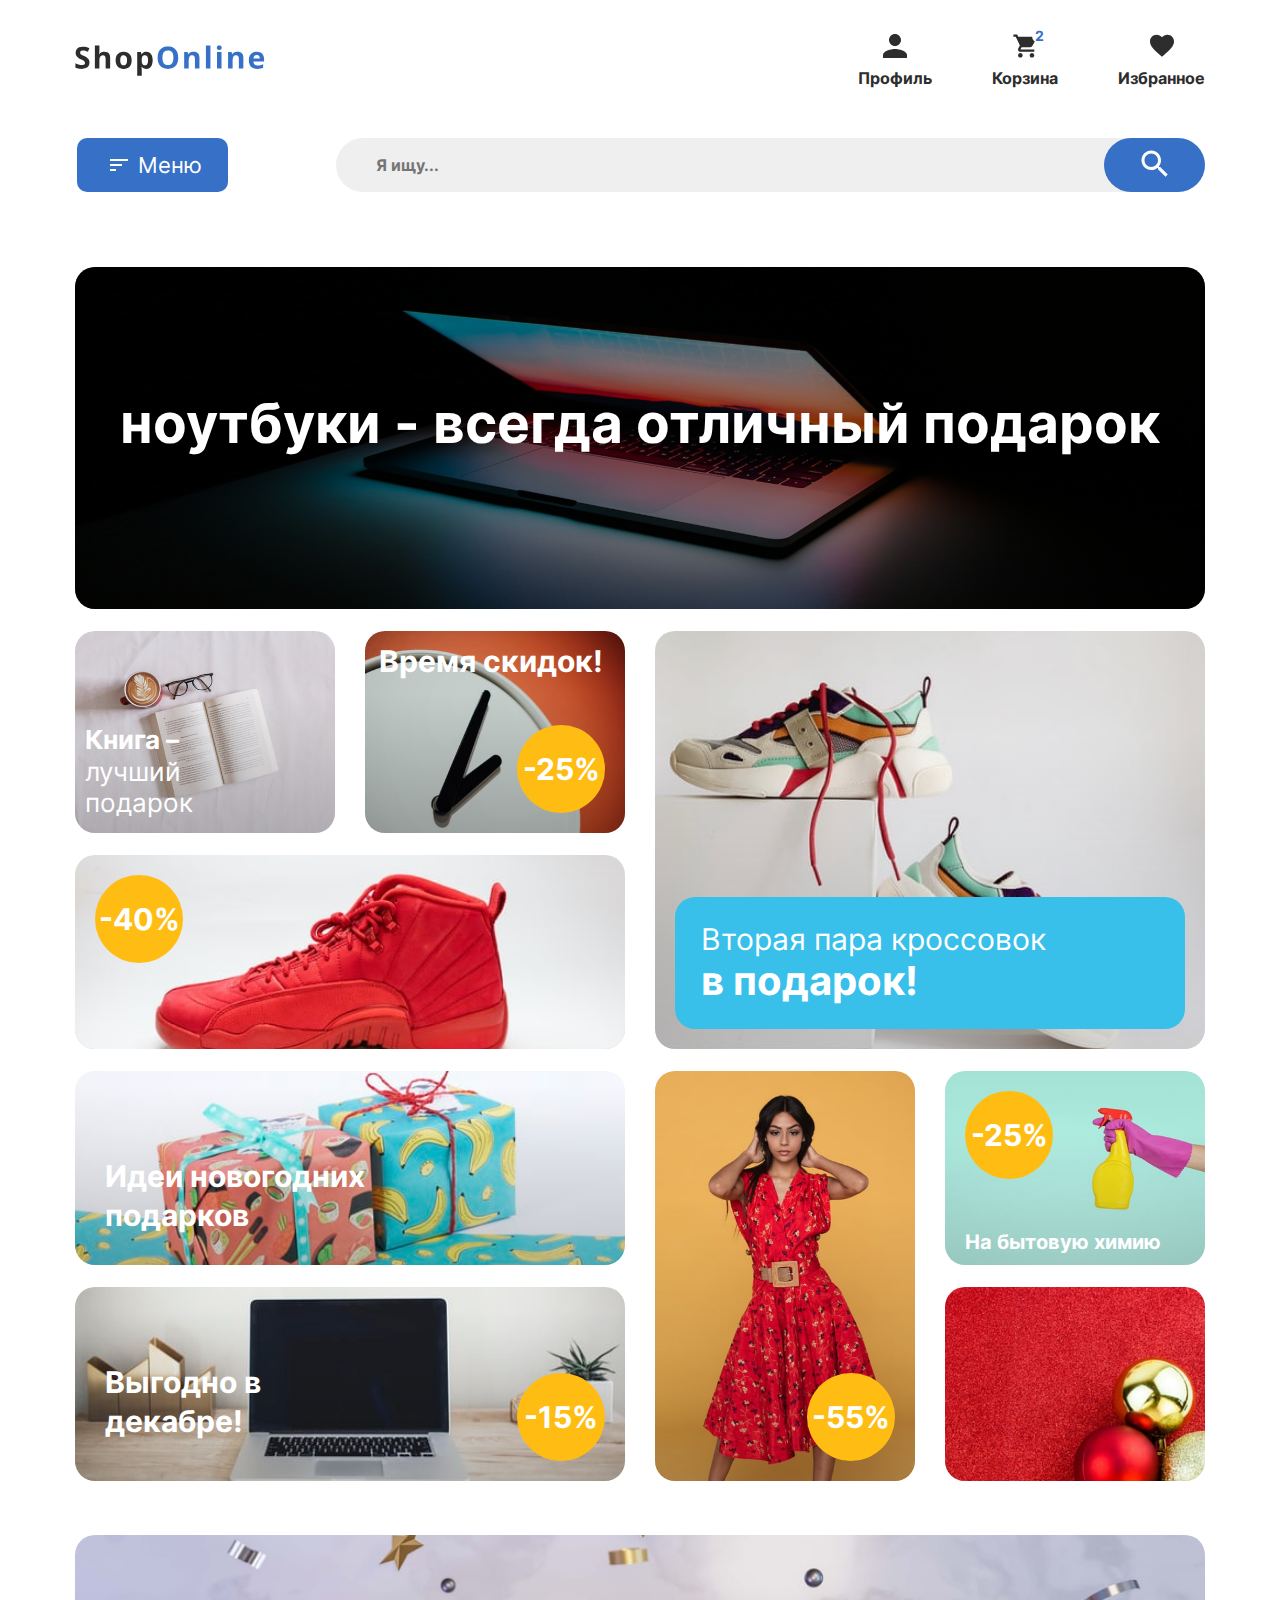
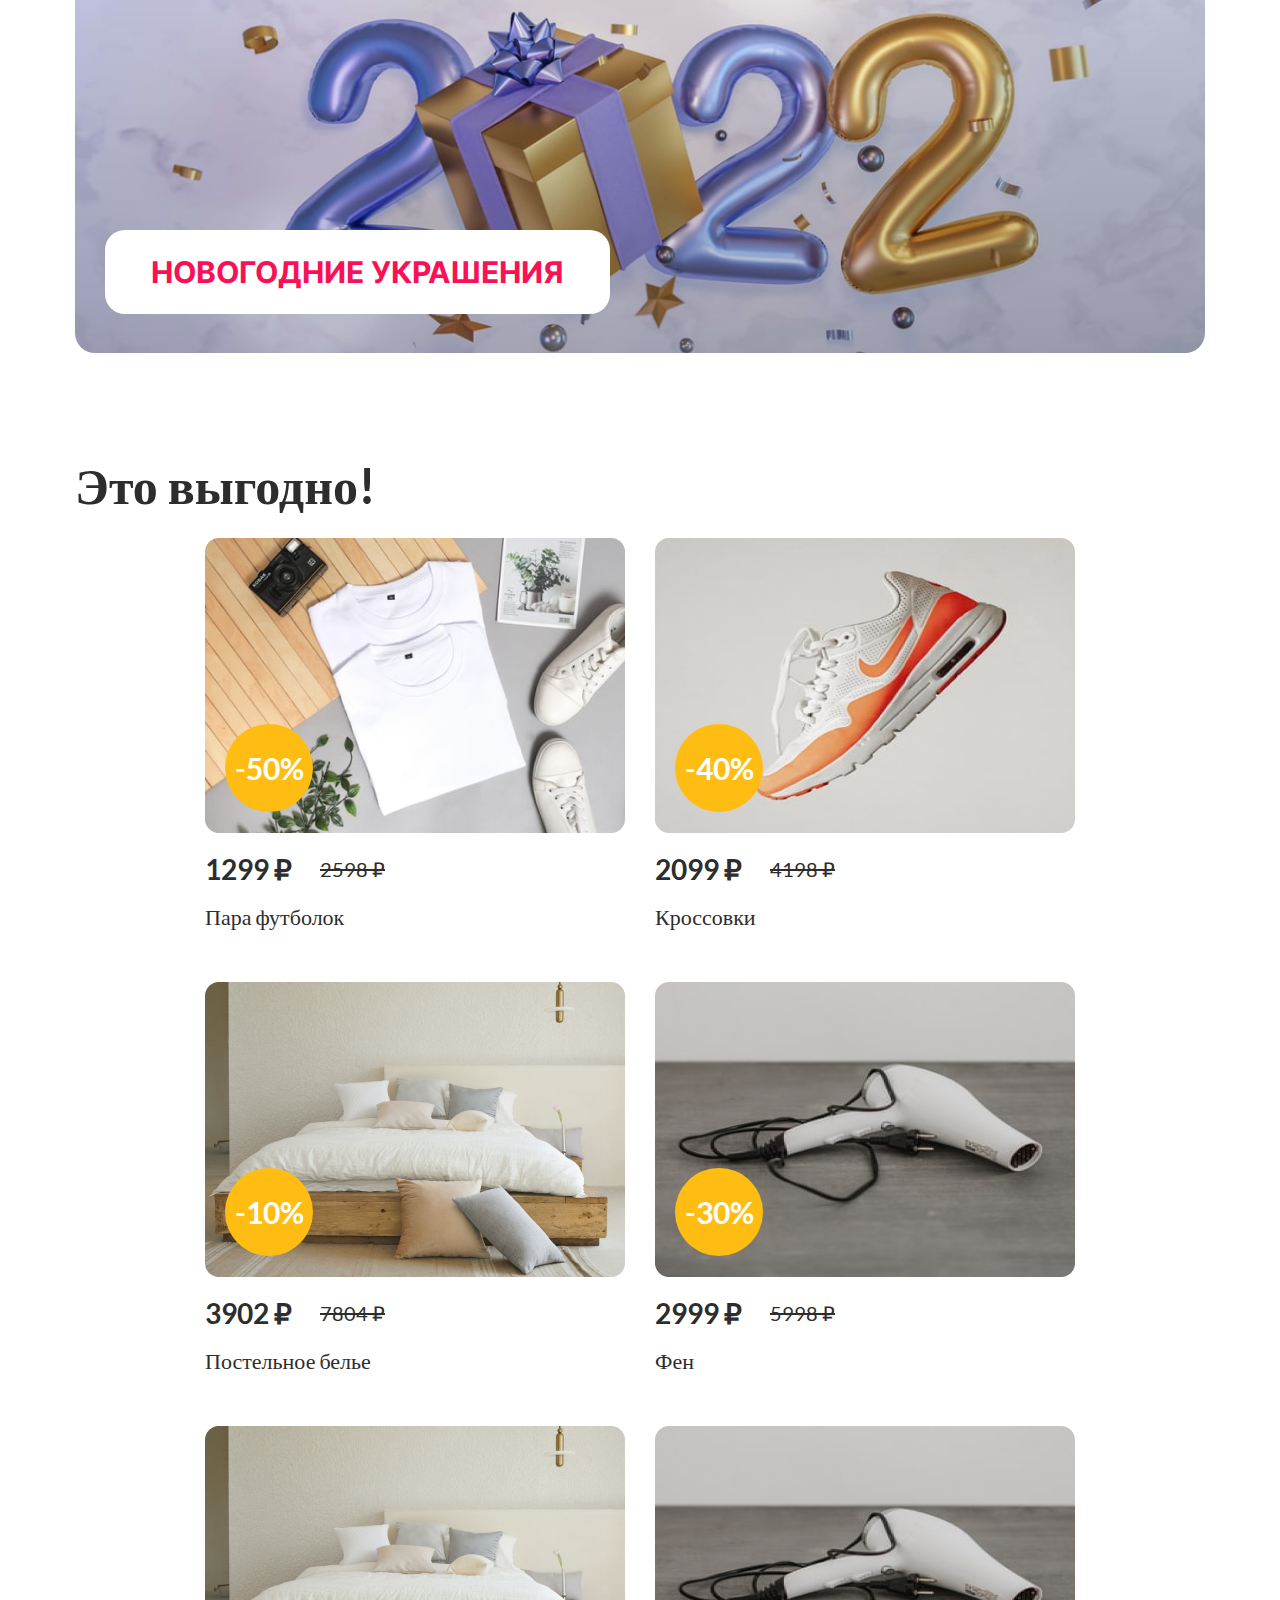
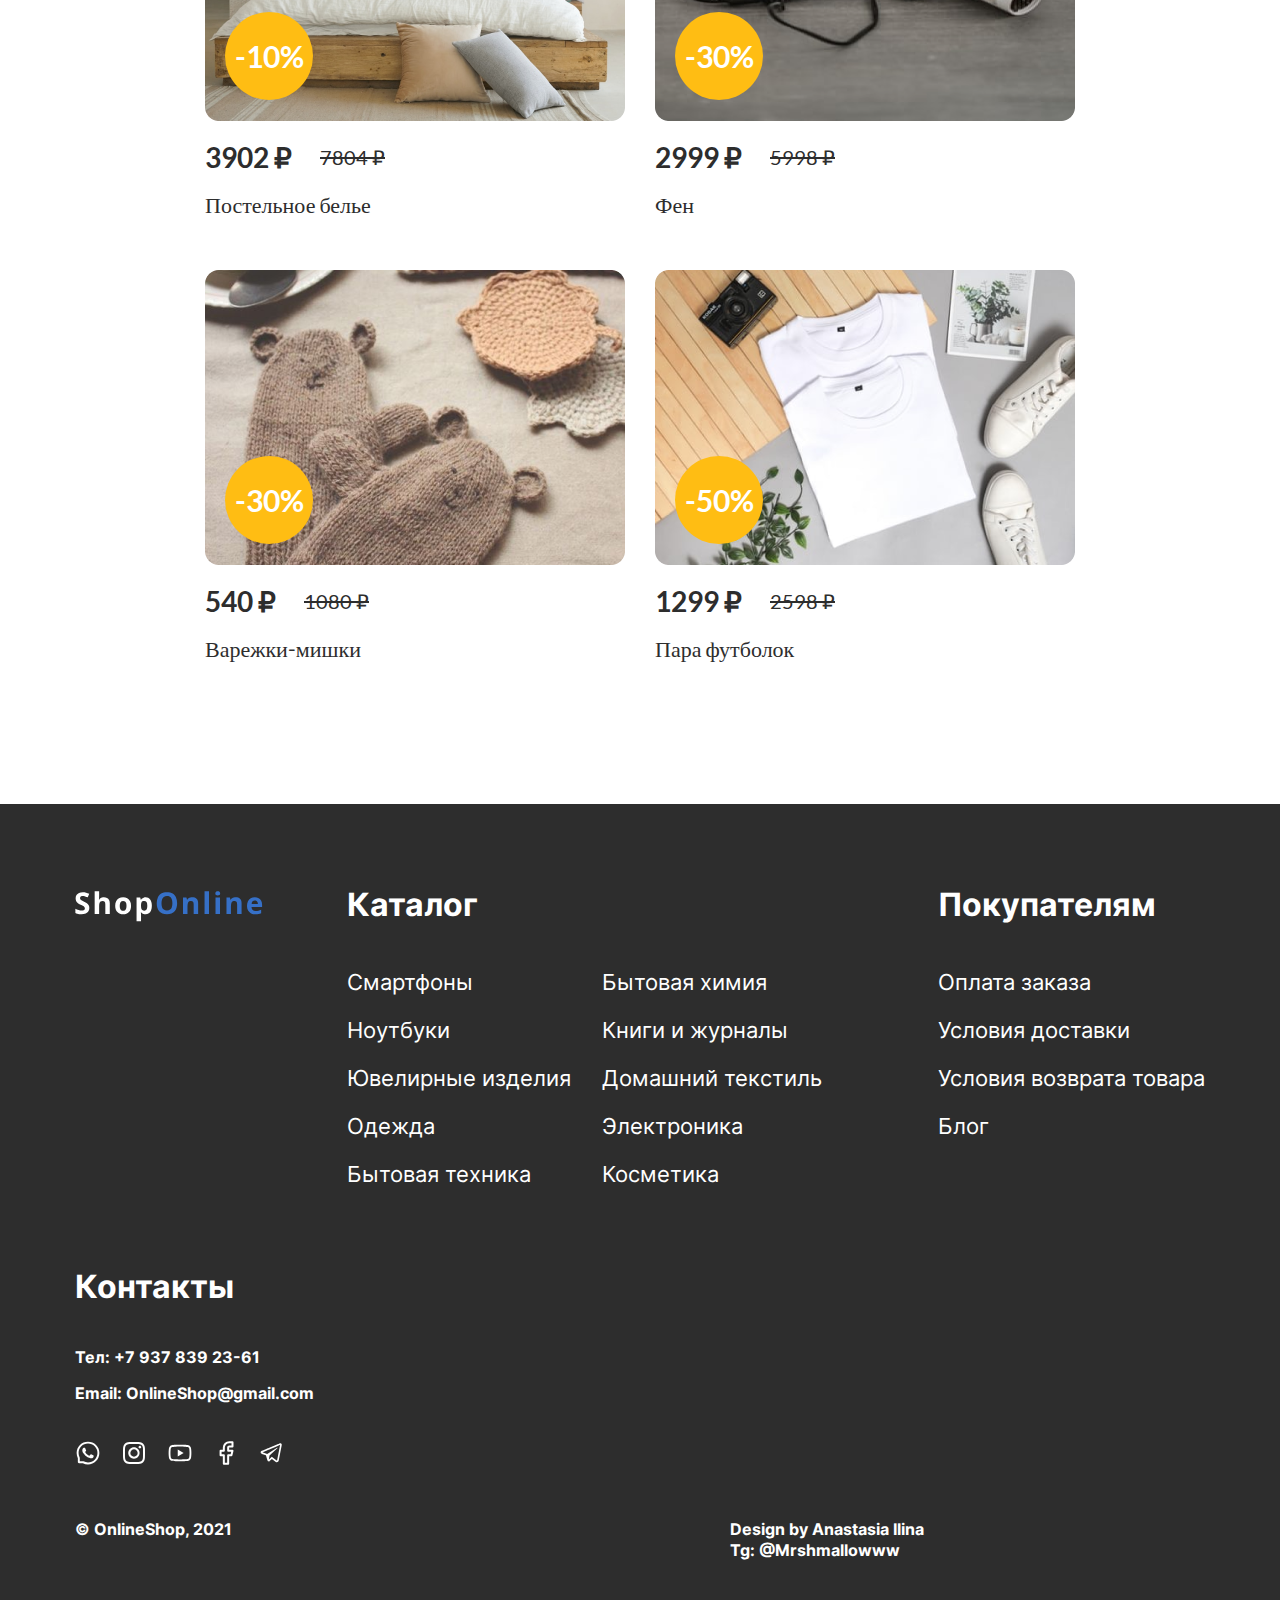
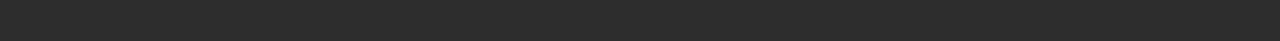
<file: index.html>
<!doctype html>
<html lang="ru">
<head>
    <meta charset="UTF-8">
    <meta http-equiv="X-UA-Compatible" content="ie=edge">
    <meta name="viewport" content="width=device-width, initial-scale=1.0">
    <!--		<link rel="icon" type="image/svg+xml" href="img/logo/logo.svg">-->
    <!--		<link rel="icon" type="image/png" href="img/logo/logo.png">-->
    <link rel="stylesheet" href="style.css">
    <script type="module" src="js/index.js"></script>

    <title>ShopOnline</title>
</head>

<body>
    <header class="header">
        <div class="container header__container">
            <div class="header__logo-block">
                <img
                        class="header__logo"
                        src="img/header/logo.svg"
                        alt="Логотип магазина ShopOnline" tabindex="1">
            </div>
            <button class="header__button-menu" aria-label="Открыть меню">Меню</button>

            <form class="header__form-search form-search" method="post" name="header__form-search"
            aria-label="поиск товара">
                <input type="search"
                       class="form-search__input"
                       name="form-search__input"
                       placeholder="Я ищу...">
                <button class="form-search__button" type="submit" aria-label="Поиск">
                    <svg
                            class="form-search__button-img"
                            width="27"
                            height="27"
                            viewBox="0 0 27 27"
                            fill="white"
                            xmlns="http://www.w3.org/2000/svg"
                    >
                        <path
                                d="M19.25 17H18.065L17.645 16.595C19.115 14.885 20 12.665 20 10.25C20 4.865 15.635 0.5 10.25 0.5C4.865 0.5 0.5 4.865 0.5 10.25C0.5 15.635 4.865 20 10.25 20C12.665 20 14.885 19.115 16.595 17.645L17 18.065V19.25L24.5 26.735L26.735 24.5L19.25 17ZM10.25 17C6.515 17 3.5 13.985 3.5 10.25C3.5 6.515 6.515 3.5 10.25 3.5C13.985 3.5 17 6.515 17 10.25C17 13.985 13.985 17 10.25 17Z"
                                fill="white"
                        />
                    </svg>
                </button>
            </form>

            <nav class="header__navigation navigation">
                <ul class="navigation__list">
                    <li class="navigation__item">
                        <a href="#" class="navigation__link" aria-label="Профиль" tabindex="2">
                            <svg
                                    class="navigation__link-img"
                                    width="24"
                                    height="24"
                                    viewBox="0 0 24 24"
                                    fill="#2D2D2D"
                                    xmlns="http://www.w3.org/2000/svg"
                            >
                                <path
                                        d="M12 12C15.315 12 18 9.315 18 6C18 2.685 15.315 0 12 0C8.685 0 6 2.685 6 6C6 9.315 8.685 12 12 12ZM12 15C7.995 15 0 17.01 0 21V24H24V21C24 17.01 16.005 15 12 15Z"
                                        fill="#2D2D2D"
                                />
                            </svg>
                            Профиль
                        </a>
                    </li>
                    <li class="navigation__item navigation__item-cart">
                        <a href="#" class="navigation__link" aria-label="Корзина" tabindex="3">
                            <svg
                                    class="navigation__link-img"
                                    width="31"
                                    height="30"
                                    viewBox="0 0 31 30"
                                    fill="#2D2D2D"
                                    xmlns="http://www.w3.org/2000/svg"
                            >
                                <path
                                        d="M9.5 24C7.85 24 6.515 25.35 6.515 27C6.515 28.65 7.85 30 9.5 30C11.15 30 12.5 28.65 12.5 27C12.5 25.35 11.15 24 9.5 24ZM0.5 0V3H3.5L8.9 14.385L6.875 18.06C6.635 18.48 6.5 18.975 6.5 19.5C6.5 21.15 7.85 22.5 9.5 22.5H27.5V19.5H10.13C9.92 19.5 9.755 19.335 9.755 19.125L9.8 18.945L11.15 16.5H22.325C23.45 16.5 24.44 15.885 24.95 14.955L30.32 5.22C30.44 5.01 30.5 4.755 30.5 4.5C30.5 3.675 29.825 3 29 3H6.815L5.405 0H0.5ZM24.5 24C22.85 24 21.515 25.35 21.515 27C21.515 28.65 22.85 30 24.5 30C26.15 30 27.5 28.65 27.5 27C27.5 25.35 26.15 24 24.5 24Z"
                                        fill="#2D2D2D"
                                />
                            </svg>
                            Корзина
                        </a>
                        <div class="navigation__cart-count">2</div>
                    </li>
                    <li class="navigation__item">
                        <a href="#" class="navigation__link" aria-label="Избранное" tabindex="4">
                            <svg
                                    class="navigation__link-img"
                                    width="30"
                                    height="29"
                                    viewBox="0 0 30 29"
                                    fill="#2D2D2D"
                                    xmlns="http://www.w3.org/2000/svg"
                            >
                                <path
                                        d="M15 28.025L12.825 26.045C5.1 19.04 0 14.42 0 8.75C0 4.13 3.63 0.5 8.25 0.5C10.86 0.5 13.365 1.715 15 3.635C16.635 1.715 19.14 0.5 21.75 0.5C26.37 0.5 30 4.13 30 8.75C30 14.42 24.9 19.04 17.175 26.06L15 28.025Z"
                                        fill="#2D2D2D"
                                />
                            </svg>
                            Избранное
                        </a>
                    </li>
                </ul>
            </nav>
        </div>
    </header>

    <main class="main">
        <h1 class="visually-hidden">Сайт онлайн магазина ShopOnline</h1>
    </main>



</body>
</html>
</file>
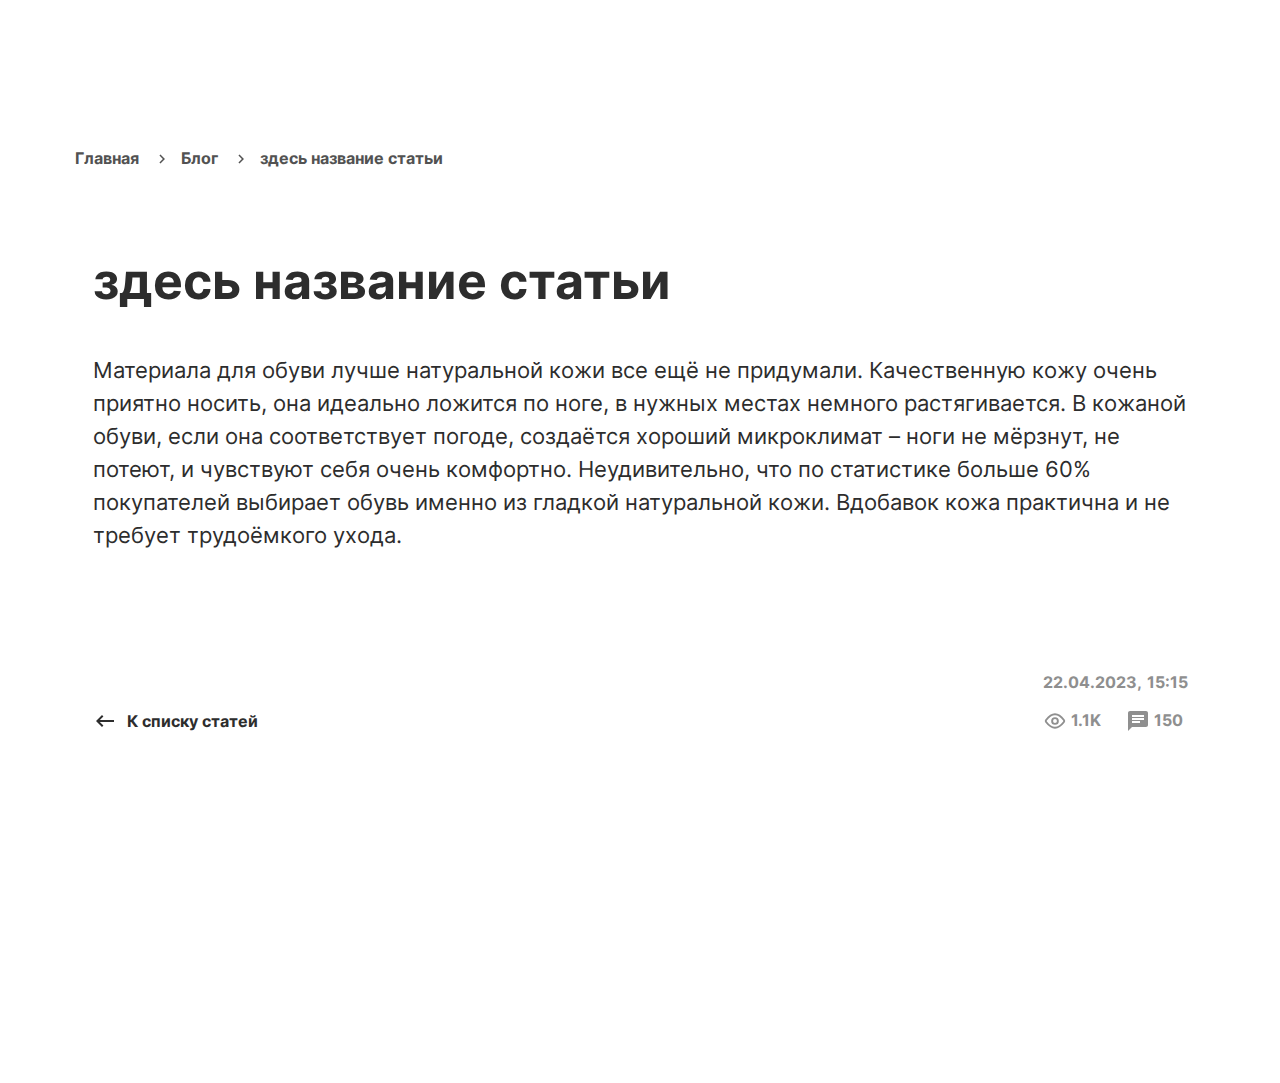
<file: article.html>
<!doctype html>
<html lang="ru" xmlns="http://www.w3.org/1999/html">
<head>
    <meta charset="UTF-8">
    <meta name="viewport"
          content="width=device-width, user-scalable=no, initial-scale=1.0, maximum-scale=1.0, minimum-scale=1.0">
    <meta http-equiv="X-UA-Compatible" content="ie=edge">
    <link rel="stylesheet" href="style.css">
    <script type="module" src="js/article.js"></script>
    <script>
        document.addEventListener("DOMContentLoaded", () => {
            articleInit('#app');
        });
    </script>
    <title>здесь название статьи</title>
</head>
<body>
    <div id="app" class="blog-article ba"></div>
</body>
</html>
</file>
<file: style.css>
@import "css/normalize.css";
@import "css/basic.css";
@import "css/global.css";
@import "css/var.css";
@import "css/shop-online/header.css";
@import "css/shop-online/main.css";
@import "css/shop-online/item.css";
@import "css/shop-online/timer.css";
@import "css/shop-online/footer.css";

@import "css/blog/blog.css";
@import "css/article/article.css";

@import "css/shop-online/wholesale.css";
</file>
